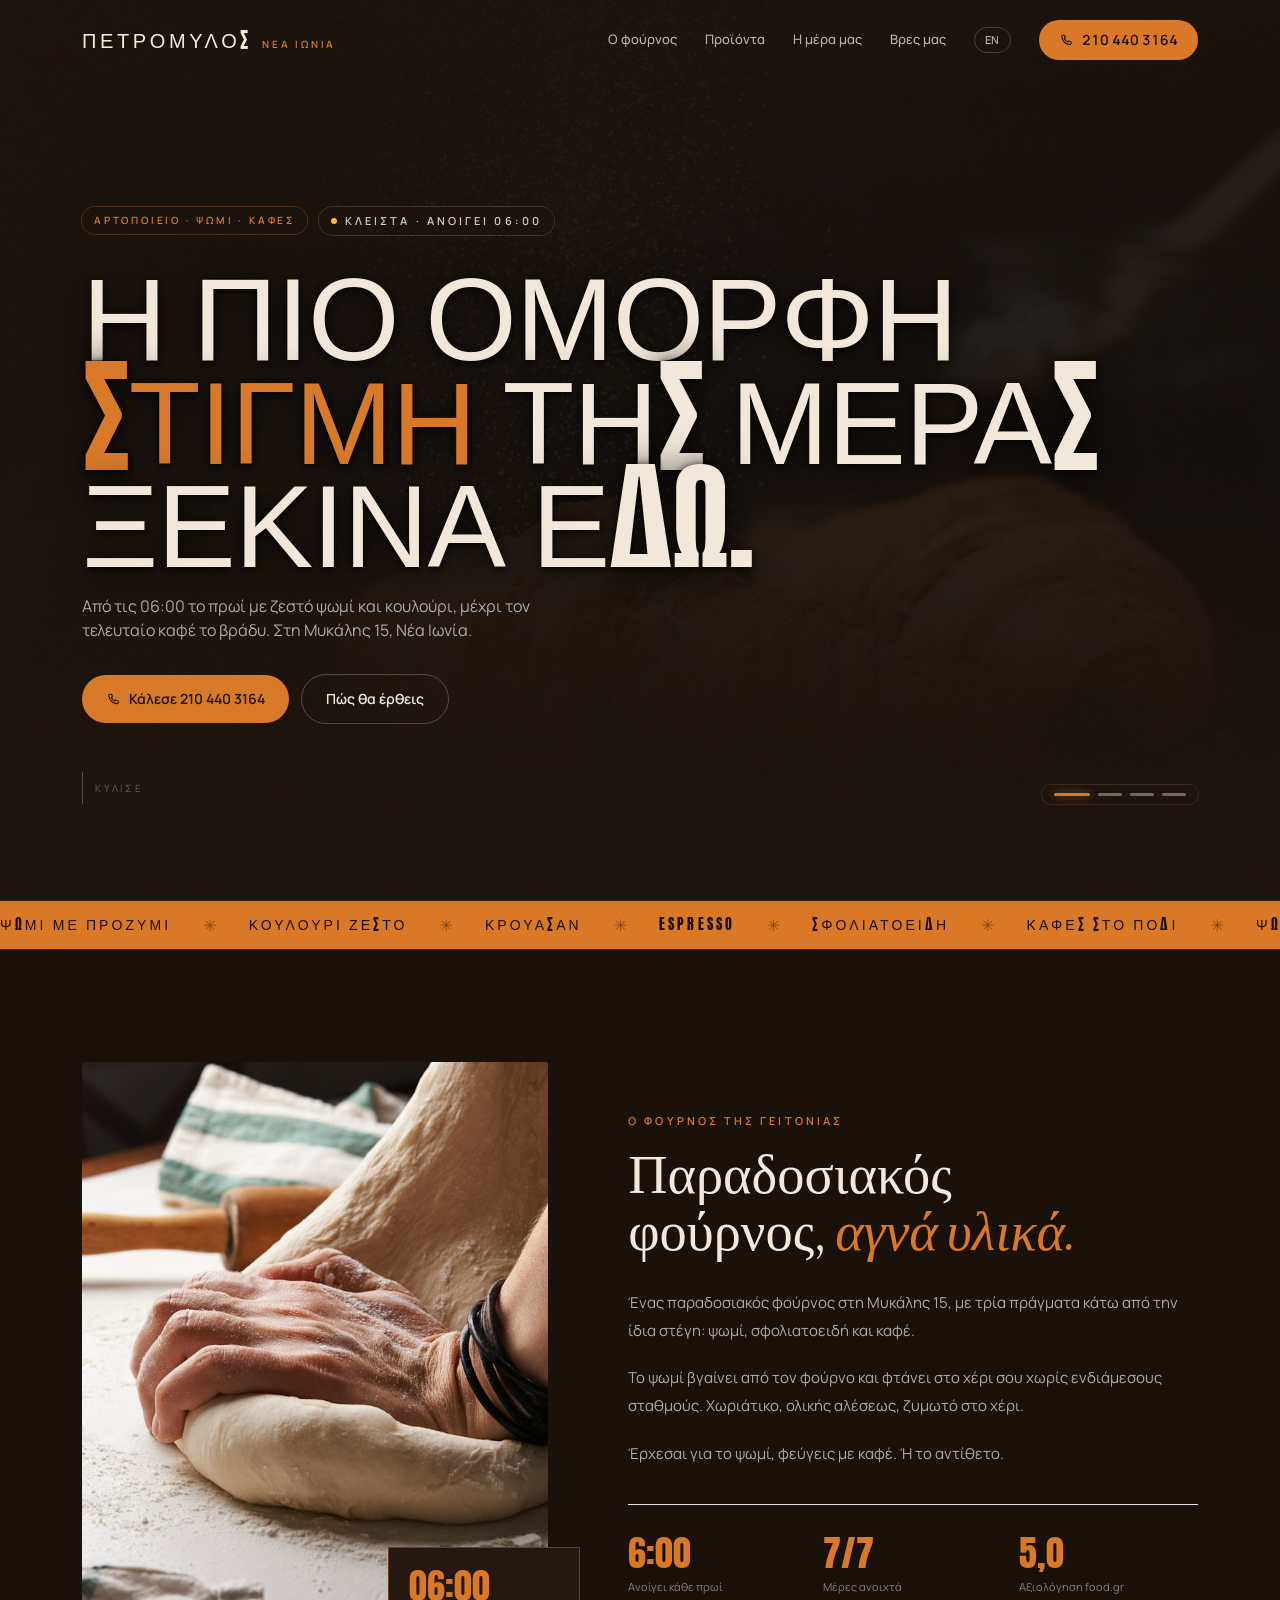
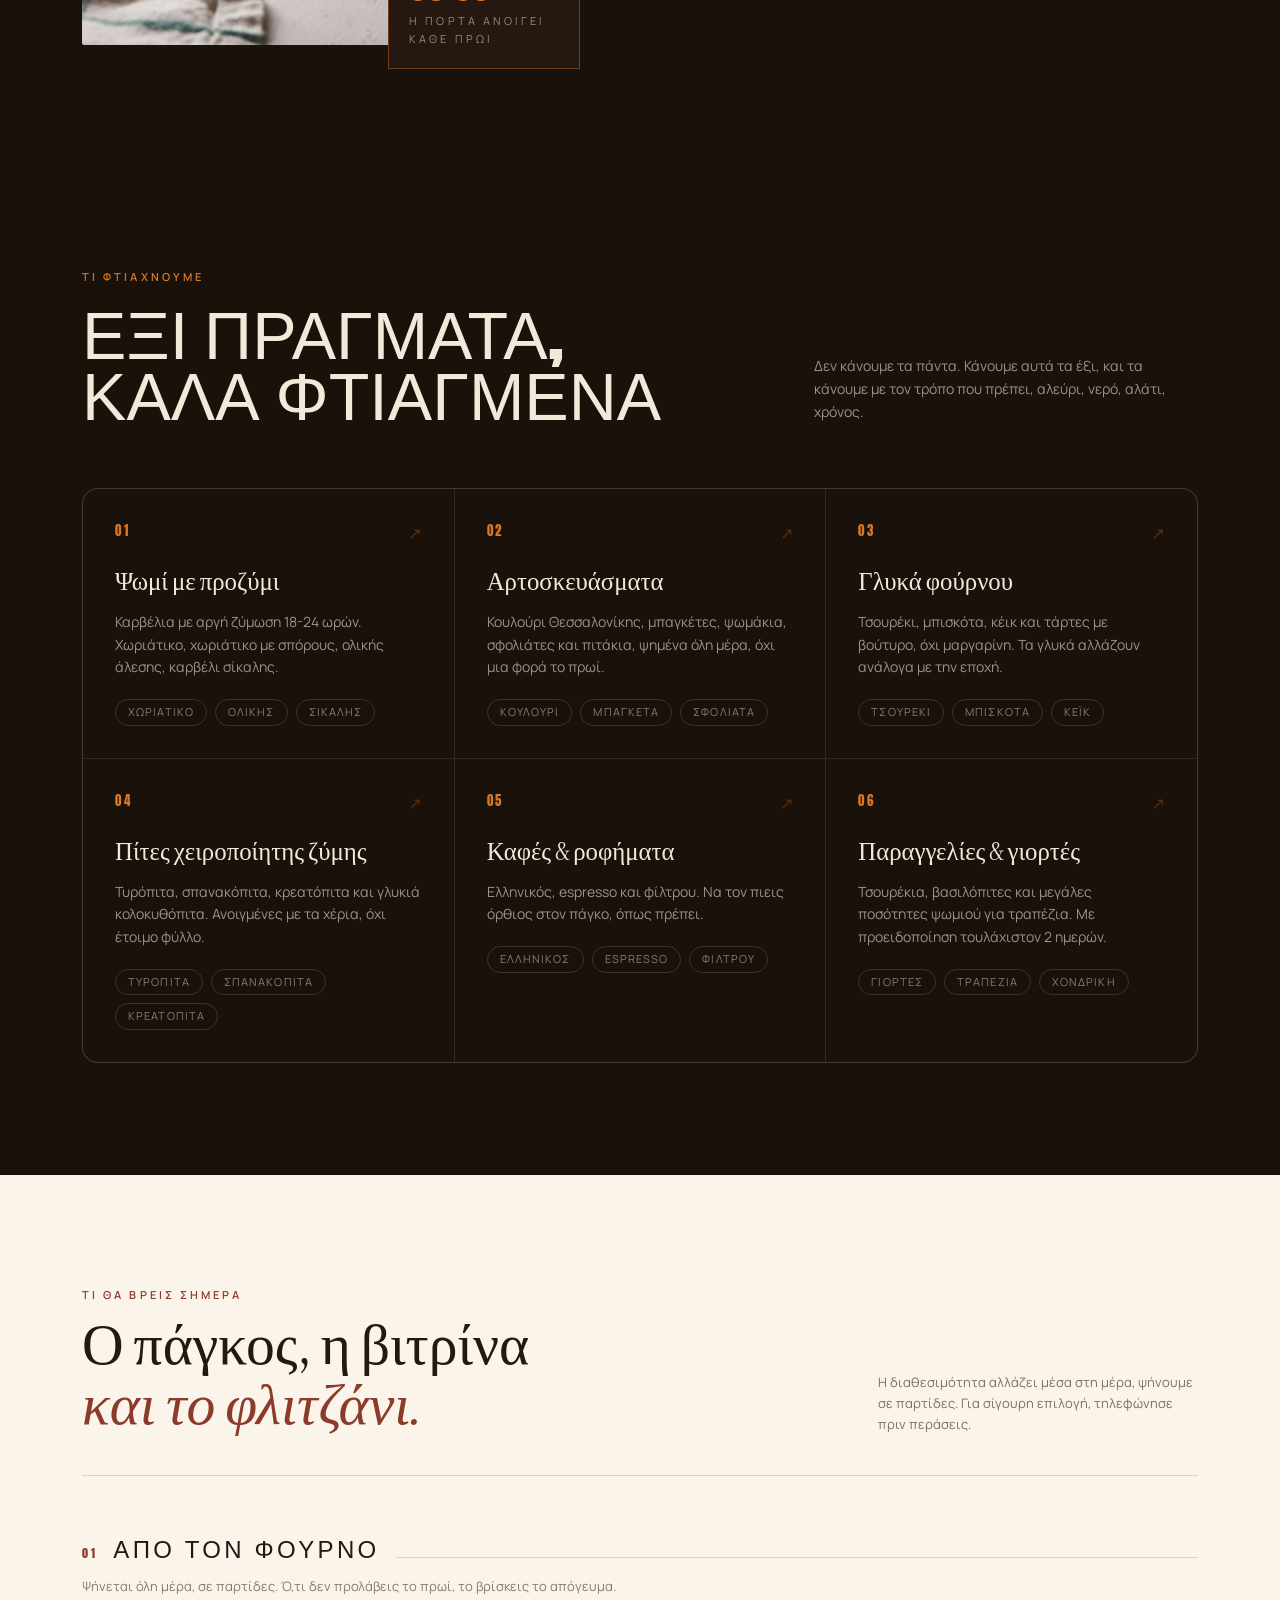
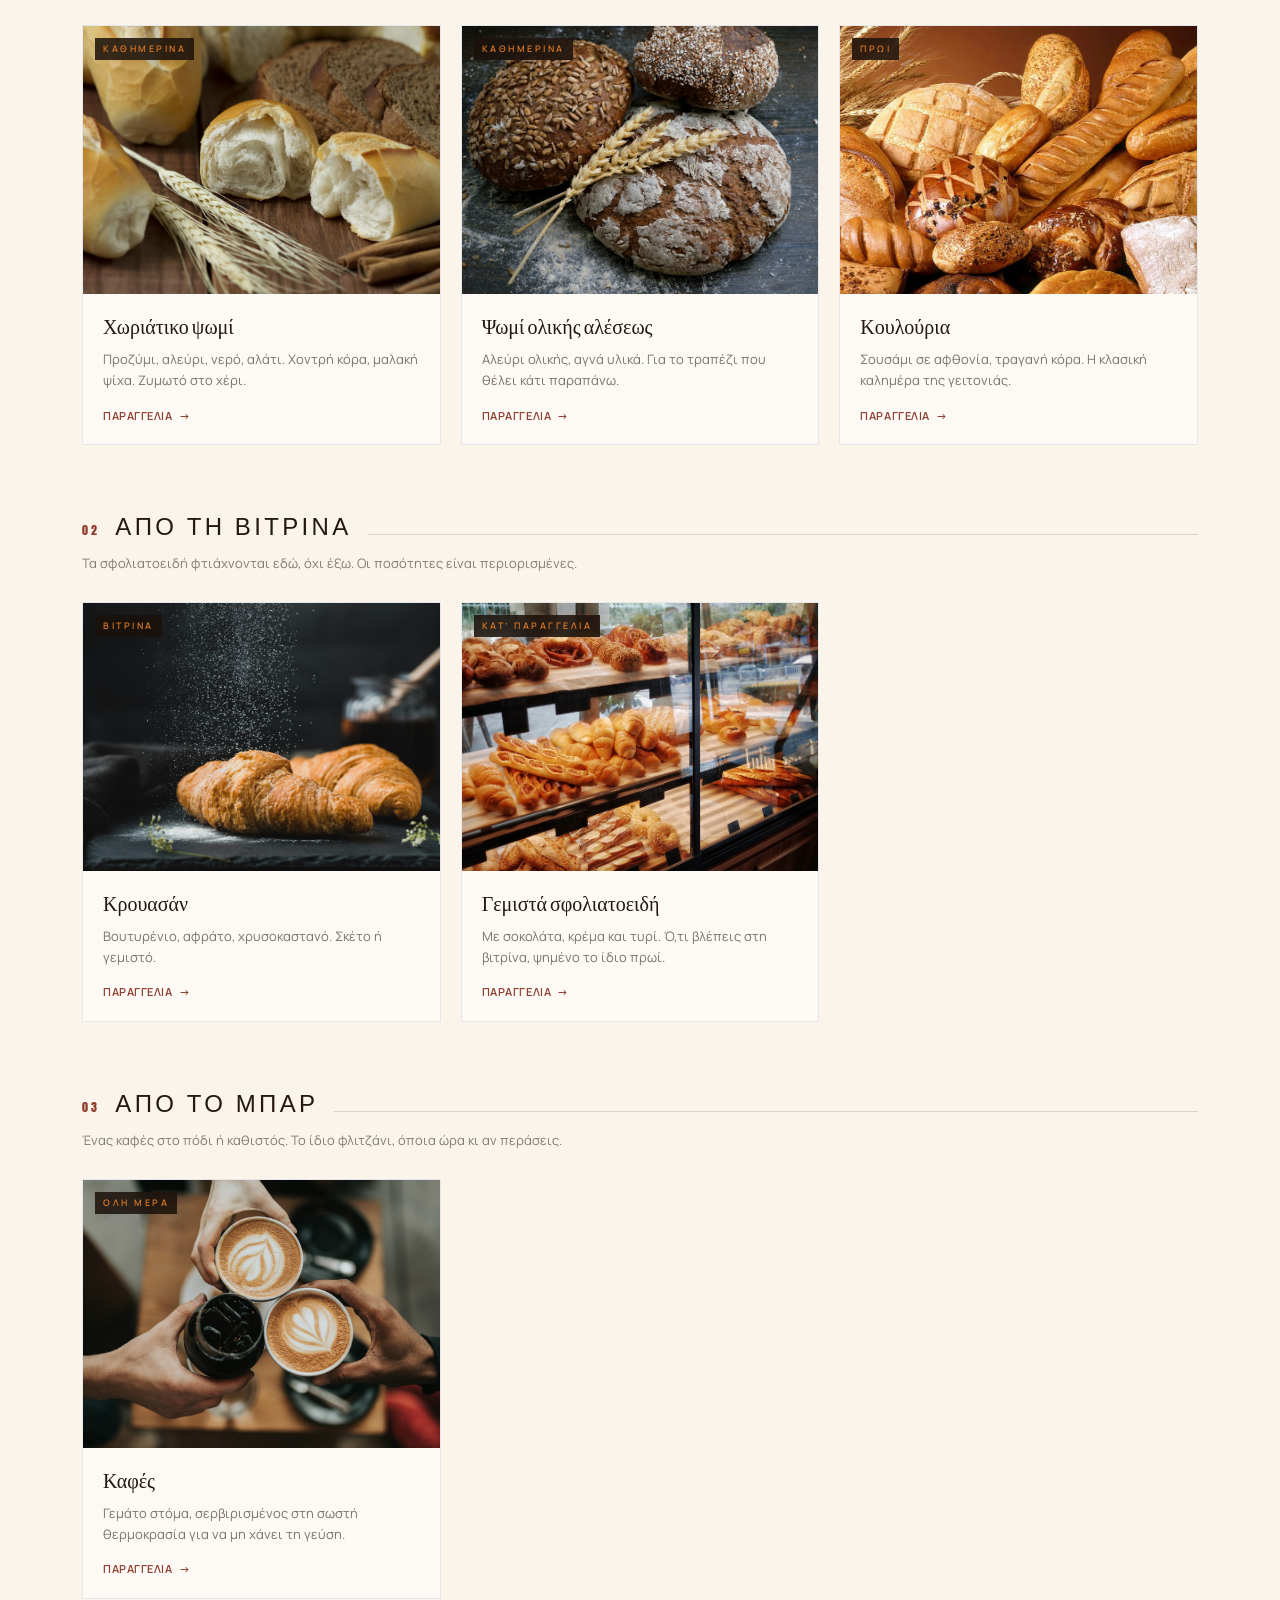
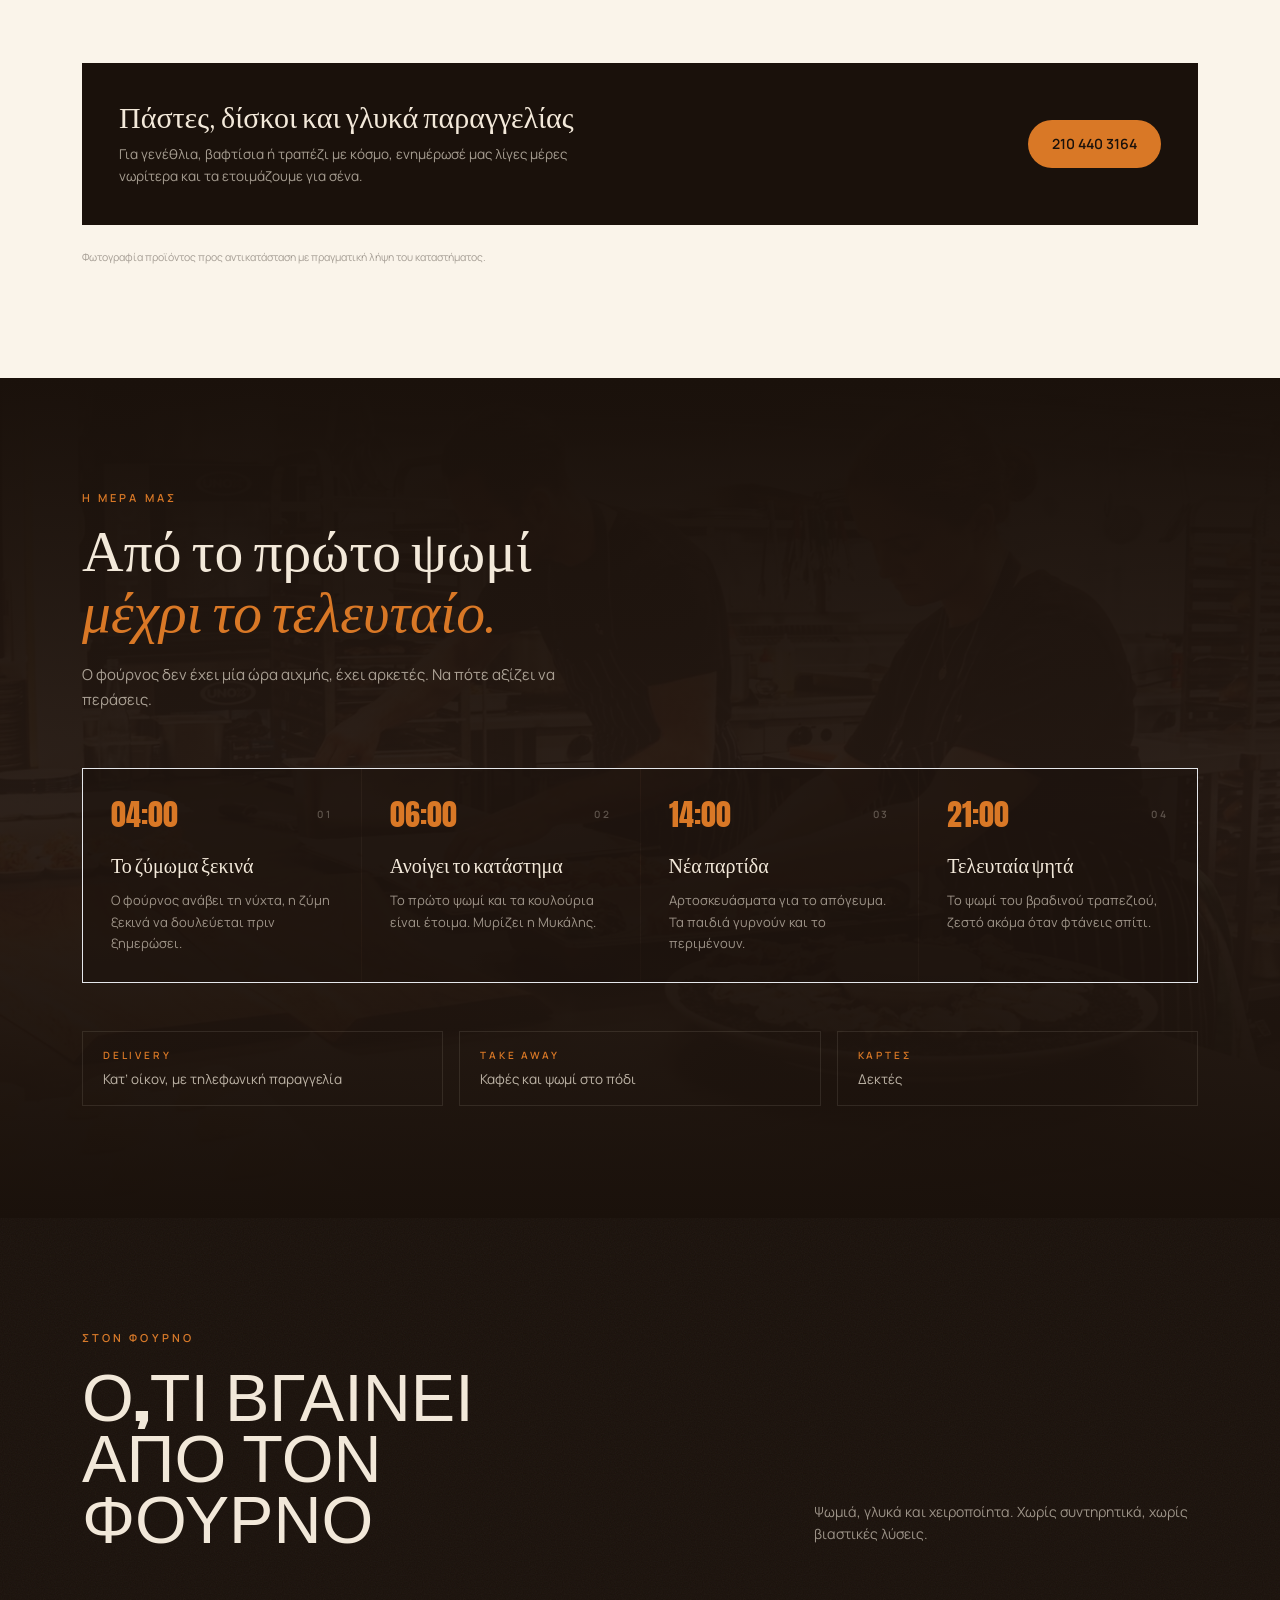
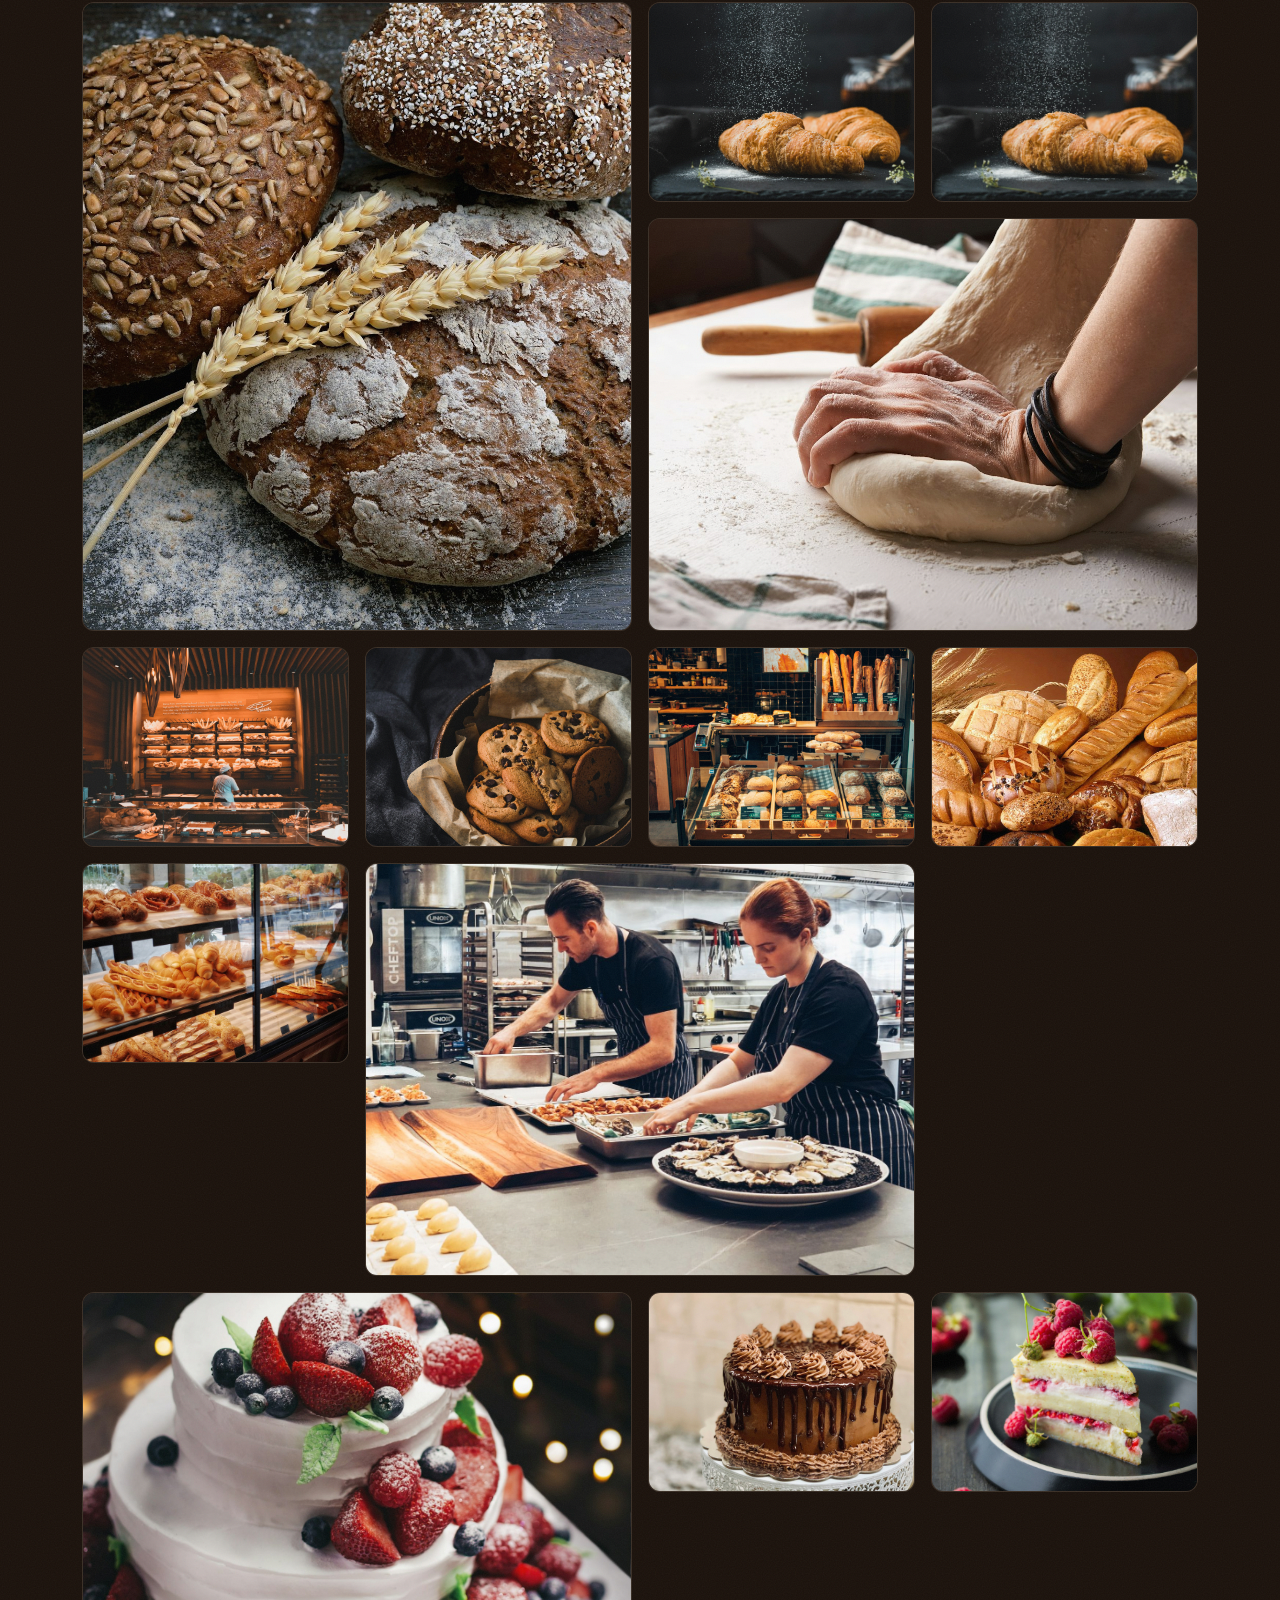
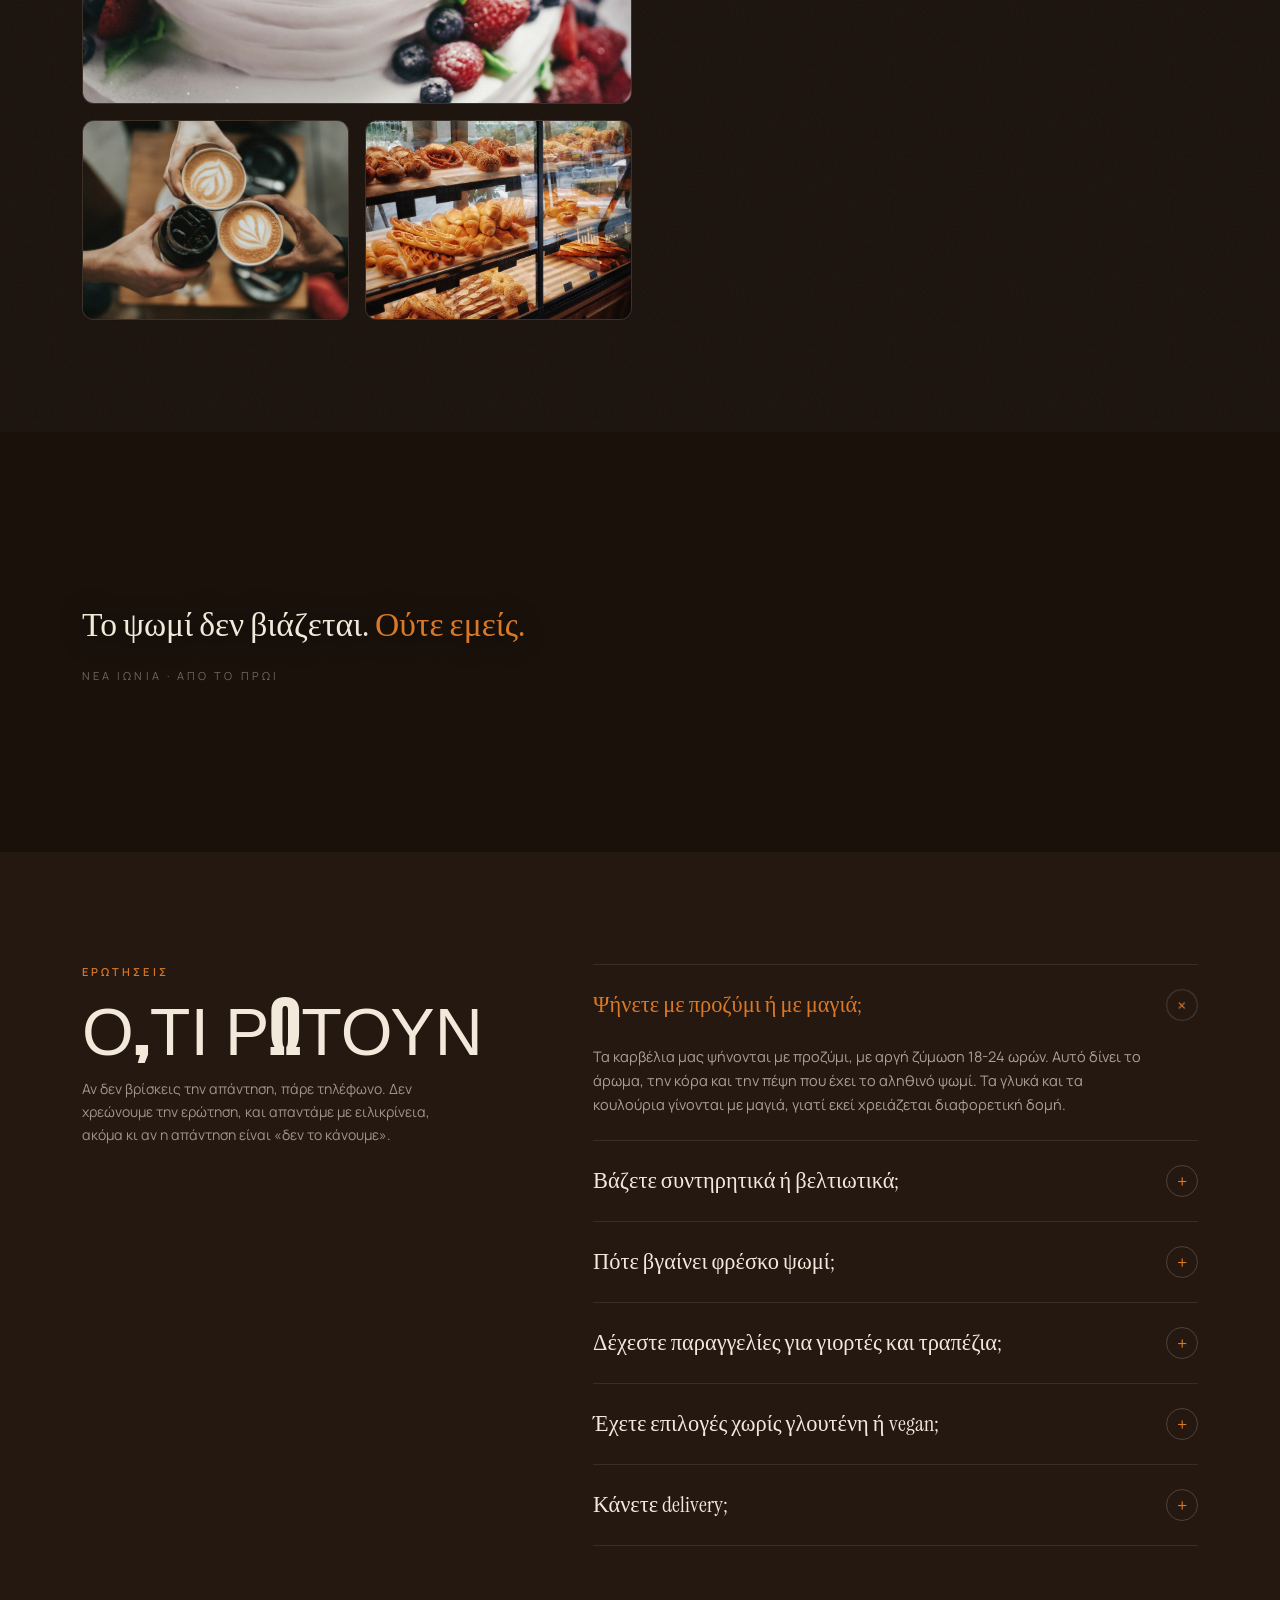
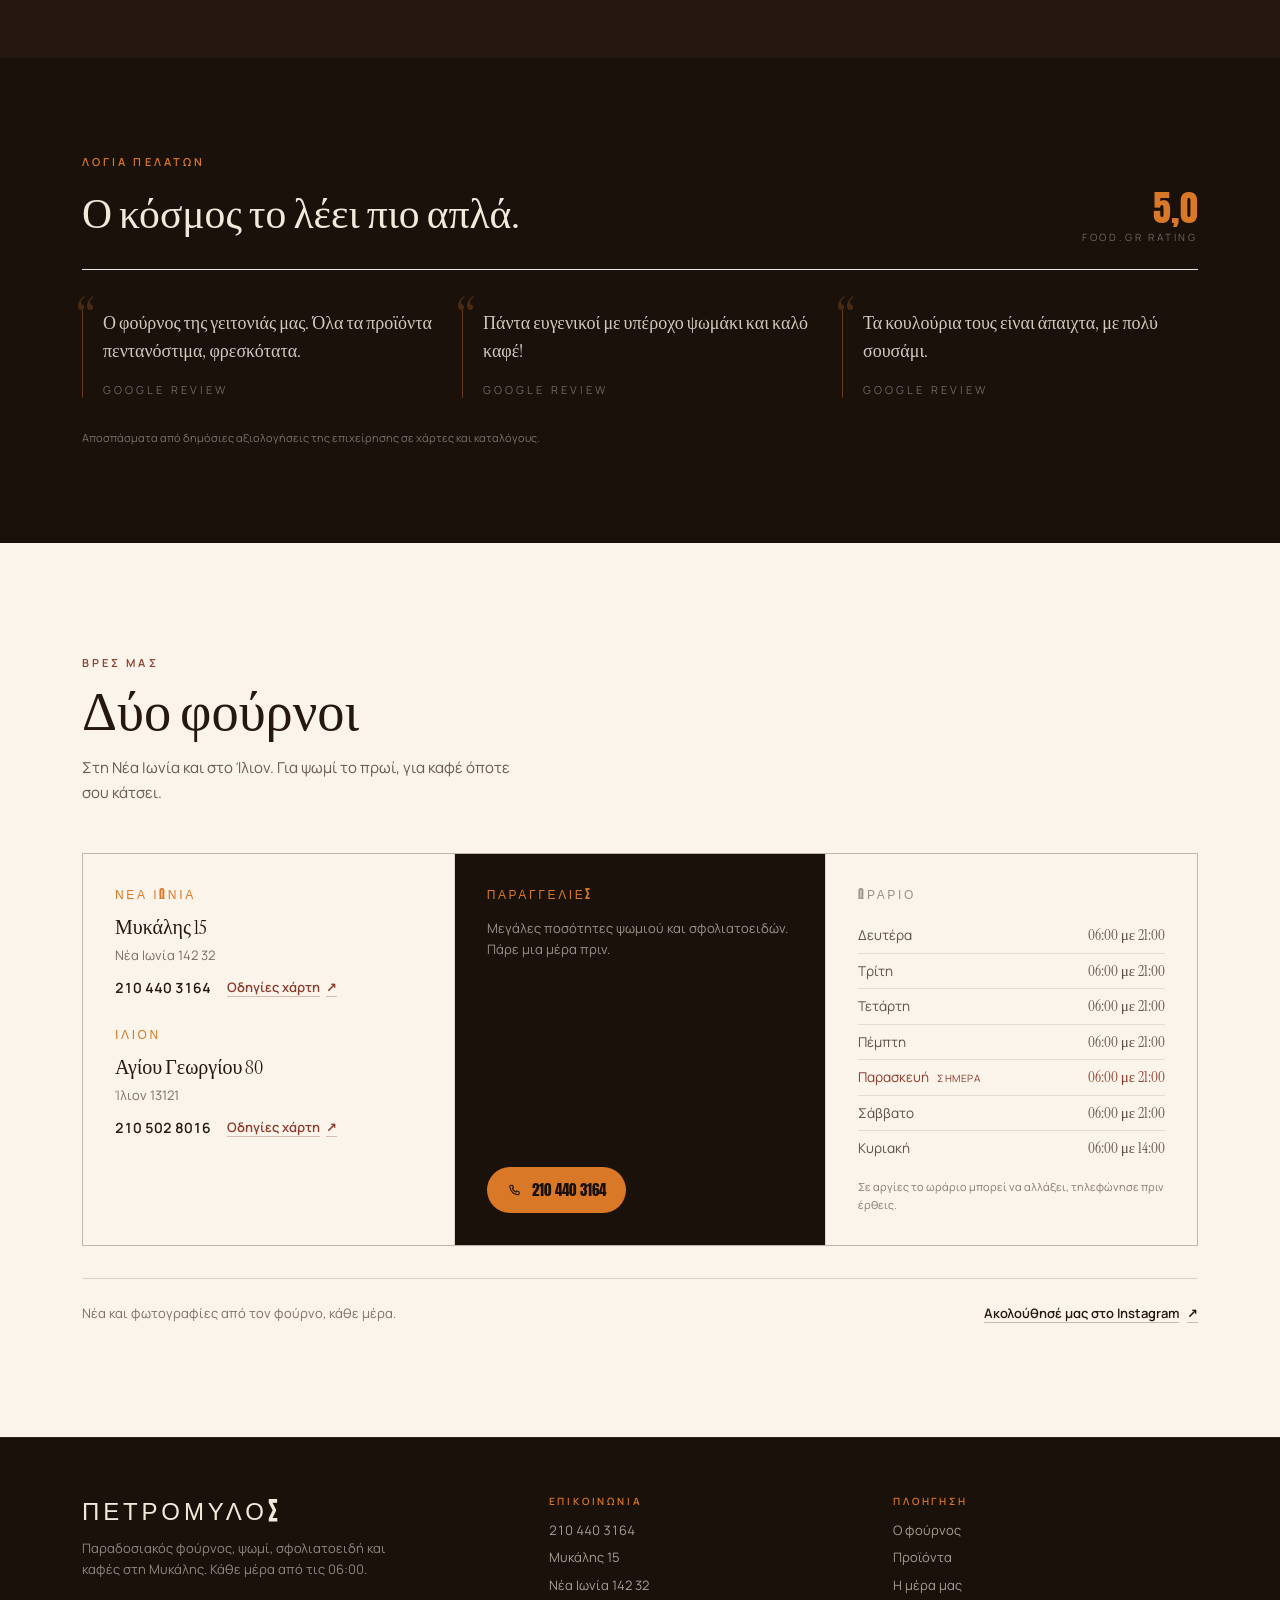
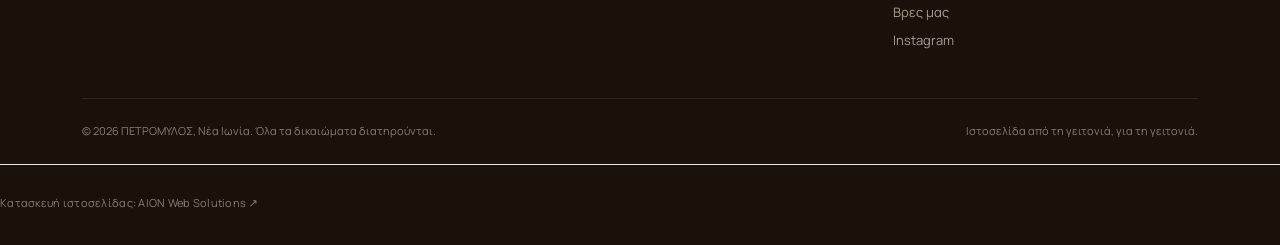
<file: index.html>
<!DOCTYPE html>
<html lang="el">
 <head>
 <meta charset="UTF-8" />
 <meta name="viewport" content="width=device-width, initial-scale=1.0" />
 <title>ΠΕΤΡΟΜΥΛΟΣ, Ψωμί, Κουλούρι &amp; Καφές στη Μυκάλης 15, Νέα Ιωνία</title>
 <meta
 name="description"
 content="Ο φούρνος της γειτονιάς στη Νέα Ιωνία. Φρεσκοψημένο ψωμί και κουλούρι από τις 06:00, σφολιατοειδή και καφές στο ίδιο μαγαζί. Μυκάλης 15, τηλ. 210 440 3164."
 />
 <link rel="canonical" href="https://panosgr1983.github.io/aion-petromilos-demo/" />
 <meta name="theme-color" content="#1A110B" />
 <link rel="icon" type="image/svg+xml" href="./favicon.svg" />
 <meta property="og:locale" content="el_GR" />
 <meta property="og:site_name" content="ΠΕΤΡΟΜΥΛΟΣ" />
 <meta property="og:title" content="ΠΕΤΡΟΜΥΛΟΣ, Νέα Ιωνία" />
 <meta
 property="og:description"
 content="Ψωμί, κουλούρι, σφολιατοειδή και καφές στη Μυκάλης 15. Από τις 6:00 το πρωί."
 />
 <meta property="og:type" content="website" />
 <meta property="og:url" content="https://panosgr1983.github.io/aion-petromilos-demo/" />
 <meta property="og:image" content="https://panosgr1983.github.io/aion-petromilos-demo/images/hero-bread.jpg" />
 <meta property="og:image:alt" content="Φρεσκοψημένο ψωμί στη βιτρίνα του Πετρόμυλου" />
 <meta name="twitter:card" content="summary_large_image" />
 <meta name="twitter:title" content="ΠΕΤΡΟΜΥΛΟΣ, Νέα Ιωνία" />
 <meta
 name="twitter:description"
 content="Ψωμί, κουλούρι, σφολιατοειδή και καφές στη Μυκάλης 15. Από τις 6:00 το πρωί."
 />
 <meta name="twitter:image" content="https://panosgr1983.github.io/aion-petromilos-demo/images/hero-bread.jpg" />
 <link rel="preconnect" href="https://fonts.googleapis.com" />
 <link rel="preconnect" href="https://fonts.gstatic.com" crossorigin />
 <link
 href="https://fonts.googleapis.com/css2?family=Anton&family=Instrument+Serif:ital@0;1&family=Manrope:wght@300;400;500;600;700&display=swap"
 rel="stylesheet"
 />
 <script type="application/ld+json">
 {
 "@context": "https://schema.org",
 "@type": "Bakery",
 "name": "ΠΕΤΡΟΜΥΛΟΣ",
 "address": {
 "@type": "PostalAddress",
 "streetAddress": "Μυκάλης 15",
 "addressLocality": "Νέα Ιωνία",
 "postalCode": "142 32",
 "addressCountry": "GR"
 },
 "telephone": "+302104403164",
 "servesCuisine": "Αρτοποιείο, Σφολιατοειδή, Καφές",
 "priceRange": "€",
 "openingHoursSpecification": [
 {
 "@type": "OpeningHoursSpecification",
 "dayOfWeek": [
 "Monday",
 "Tuesday",
 "Wednesday",
 "Thursday",
 "Friday",
 "Saturday"
 ],
 "opens": "06:00",
 "closes": "21:00"
 },
 {
 "@type": "OpeningHoursSpecification",
 "dayOfWeek": "Sunday",
 "opens": "06:00",
 "closes": "14:00"
 }
 ],
 "sameAs": ["https://www.instagram.com/petromilos.bakery/"]
 }
 </script>
   <script type="module" crossorigin src="./assets/index-DLRpdvob.js"></script>
   <link rel="stylesheet" crossorigin href="./assets/index-DSw8xFP8.css">
 </head>
 <body>
 <div id="root"></div>
 </body>
</html>
</file>
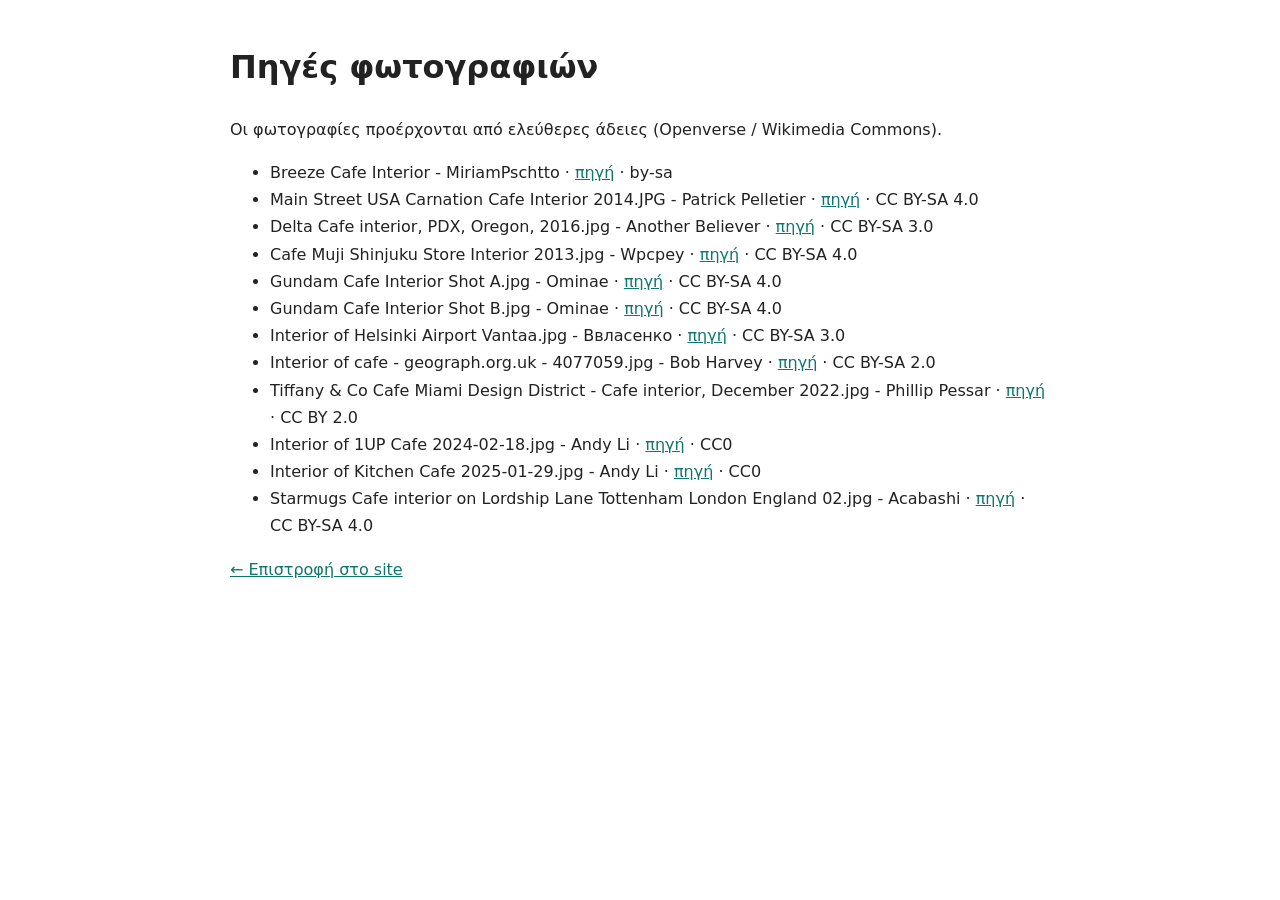
<file: credits.html>
<!doctype html><html lang="el"><head><meta charset="utf-8"><meta name="viewport" content="width=device-width,initial-scale=1"><title>Πηγές φωτογραφιών - ΠΕΤΡΟΜΥΛΟΣ</title><style>body{font-family:system-ui;max-width:820px;margin:40px auto;padding:0 20px;line-height:1.7;color:#222}a{color:#0f766e}</style></head><body><h1>Πηγές φωτογραφιών</h1><p>Οι φωτογραφίες προέρχονται από ελεύθερες άδειες (Openverse / Wikimedia Commons).</p><ul><li>Breeze Cafe Interior - MiriamPschtto · <a href="https://commons.wikimedia.org/w/index.php?curid=16748097" rel="nofollow noopener">πηγή</a> · by-sa</li><li>Main Street USA Carnation Cafe Interior 2014.JPG - Patrick Pelletier · <a href="https://commons.wikimedia.org/wiki/File:Main_Street_USA_Carnation_Cafe_Interior_2014.JPG" rel="nofollow noopener">πηγή</a> · CC BY-SA 4.0</li><li>Delta Cafe interior, PDX, Oregon, 2016.jpg - Another Believer · <a href="https://commons.wikimedia.org/wiki/File:Delta_Cafe_interior,_PDX,_Oregon,_2016.jpg" rel="nofollow noopener">πηγή</a> · CC BY-SA 3.0</li><li>Cafe Muji Shinjuku Store Interior 2013.jpg - Wpcpey · <a href="https://commons.wikimedia.org/wiki/File:Cafe_Muji_Shinjuku_Store_Interior_2013.jpg" rel="nofollow noopener">πηγή</a> · CC BY-SA 4.0</li><li>Gundam Cafe Interior Shot A.jpg - Ominae · <a href="https://commons.wikimedia.org/wiki/File:Gundam_Cafe_Interior_Shot_A.jpg" rel="nofollow noopener">πηγή</a> · CC BY-SA 4.0</li><li>Gundam Cafe Interior Shot B.jpg - Ominae · <a href="https://commons.wikimedia.org/wiki/File:Gundam_Cafe_Interior_Shot_B.jpg" rel="nofollow noopener">πηγή</a> · CC BY-SA 4.0</li><li>Interior of Helsinki Airport Vantaa.jpg - Ввласенко · <a href="https://commons.wikimedia.org/wiki/File:Interior_of_Helsinki_Airport_Vantaa.jpg" rel="nofollow noopener">πηγή</a> · CC BY-SA 3.0</li><li>Interior of cafe - geograph.org.uk - 4077059.jpg - Bob Harvey · <a href="https://commons.wikimedia.org/wiki/File:Interior_of_cafe_-_geograph.org.uk_-_4077059.jpg" rel="nofollow noopener">πηγή</a> · CC BY-SA 2.0</li><li>Tiffany &amp; Co Cafe Miami Design District - Cafe interior, December 2022.jpg - Phillip Pessar · <a href="https://commons.wikimedia.org/wiki/File:Tiffany_%26_Co_Cafe_Miami_Design_District_-_Cafe_interior,_December_2022.jpg" rel="nofollow noopener">πηγή</a> · CC BY 2.0</li><li>Interior of 1UP Cafe 2024-02-18.jpg - Andy Li · <a href="https://commons.wikimedia.org/wiki/File:Interior_of_1UP_Cafe_2024-02-18.jpg" rel="nofollow noopener">πηγή</a> · CC0</li><li>Interior of Kitchen Cafe 2025-01-29.jpg - Andy Li · <a href="https://commons.wikimedia.org/wiki/File:Interior_of_Kitchen_Cafe_2025-01-29.jpg" rel="nofollow noopener">πηγή</a> · CC0</li><li>Starmugs Cafe interior on Lordship Lane Tottenham London England 02.jpg - Acabashi · <a href="https://commons.wikimedia.org/wiki/File:Starmugs_Cafe_interior_on_Lordship_Lane_Tottenham_London_England_02.jpg" rel="nofollow noopener">πηγή</a> · CC BY-SA 4.0</li></ul><p><a href="index.html">← Επιστροφή στο site</a></p></body></html>
</file>
<file: assets/index-DSw8xFP8.css>
*,:before,:after{--tw-border-spacing-x: 0;--tw-border-spacing-y: 0;--tw-translate-x: 0;--tw-translate-y: 0;--tw-rotate: 0;--tw-skew-x: 0;--tw-skew-y: 0;--tw-scale-x: 1;--tw-scale-y: 1;--tw-pan-x: ;--tw-pan-y: ;--tw-pinch-zoom: ;--tw-scroll-snap-strictness: proximity;--tw-gradient-from-position: ;--tw-gradient-via-position: ;--tw-gradient-to-position: ;--tw-ordinal: ;--tw-slashed-zero: ;--tw-numeric-figure: ;--tw-numeric-spacing: ;--tw-numeric-fraction: ;--tw-ring-inset: ;--tw-ring-offset-width: 0px;--tw-ring-offset-color: #fff;--tw-ring-color: rgb(59 130 246 / .5);--tw-ring-offset-shadow: 0 0 #0000;--tw-ring-shadow: 0 0 #0000;--tw-shadow: 0 0 #0000;--tw-shadow-colored: 0 0 #0000;--tw-blur: ;--tw-brightness: ;--tw-contrast: ;--tw-grayscale: ;--tw-hue-rotate: ;--tw-invert: ;--tw-saturate: ;--tw-sepia: ;--tw-drop-shadow: ;--tw-backdrop-blur: ;--tw-backdrop-brightness: ;--tw-backdrop-contrast: ;--tw-backdrop-grayscale: ;--tw-backdrop-hue-rotate: ;--tw-backdrop-invert: ;--tw-backdrop-opacity: ;--tw-backdrop-saturate: ;--tw-backdrop-sepia: ;--tw-contain-size: ;--tw-contain-layout: ;--tw-contain-paint: ;--tw-contain-style: }::backdrop{--tw-border-spacing-x: 0;--tw-border-spacing-y: 0;--tw-translate-x: 0;--tw-translate-y: 0;--tw-rotate: 0;--tw-skew-x: 0;--tw-skew-y: 0;--tw-scale-x: 1;--tw-scale-y: 1;--tw-pan-x: ;--tw-pan-y: ;--tw-pinch-zoom: ;--tw-scroll-snap-strictness: proximity;--tw-gradient-from-position: ;--tw-gradient-via-position: ;--tw-gradient-to-position: ;--tw-ordinal: ;--tw-slashed-zero: ;--tw-numeric-figure: ;--tw-numeric-spacing: ;--tw-numeric-fraction: ;--tw-ring-inset: ;--tw-ring-offset-width: 0px;--tw-ring-offset-color: #fff;--tw-ring-color: rgb(59 130 246 / .5);--tw-ring-offset-shadow: 0 0 #0000;--tw-ring-shadow: 0 0 #0000;--tw-shadow: 0 0 #0000;--tw-shadow-colored: 0 0 #0000;--tw-blur: ;--tw-brightness: ;--tw-contrast: ;--tw-grayscale: ;--tw-hue-rotate: ;--tw-invert: ;--tw-saturate: ;--tw-sepia: ;--tw-drop-shadow: ;--tw-backdrop-blur: ;--tw-backdrop-brightness: ;--tw-backdrop-contrast: ;--tw-backdrop-grayscale: ;--tw-backdrop-hue-rotate: ;--tw-backdrop-invert: ;--tw-backdrop-opacity: ;--tw-backdrop-saturate: ;--tw-backdrop-sepia: ;--tw-contain-size: ;--tw-contain-layout: ;--tw-contain-paint: ;--tw-contain-style: }*,:before,:after{box-sizing:border-box;border-width:0;border-style:solid;border-color:#e5e7eb}:before,:after{--tw-content: ""}html,:host{line-height:1.5;-webkit-text-size-adjust:100%;-moz-tab-size:4;-o-tab-size:4;tab-size:4;font-family:ui-sans-serif,system-ui,sans-serif,"Apple Color Emoji","Segoe UI Emoji",Segoe UI Symbol,"Noto Color Emoji";font-feature-settings:normal;font-variation-settings:normal;-webkit-tap-highlight-color:transparent}body{margin:0;line-height:inherit}hr{height:0;color:inherit;border-top-width:1px}abbr:where([title]){-webkit-text-decoration:underline dotted;text-decoration:underline dotted}h1,h2,h3,h4,h5,h6{font-size:inherit;font-weight:inherit}a{color:inherit;text-decoration:inherit}b,strong{font-weight:bolder}code,kbd,samp,pre{font-family:ui-monospace,SFMono-Regular,Menlo,Monaco,Consolas,Liberation Mono,Courier New,monospace;font-feature-settings:normal;font-variation-settings:normal;font-size:1em}small{font-size:80%}sub,sup{font-size:75%;line-height:0;position:relative;vertical-align:baseline}sub{bottom:-.25em}sup{top:-.5em}table{text-indent:0;border-color:inherit;border-collapse:collapse}button,input,optgroup,select,textarea{font-family:inherit;font-feature-settings:inherit;font-variation-settings:inherit;font-size:100%;font-weight:inherit;line-height:inherit;letter-spacing:inherit;color:inherit;margin:0;padding:0}button,select{text-transform:none}button,input:where([type=button]),input:where([type=reset]),input:where([type=submit]){-webkit-appearance:button;background-color:transparent;background-image:none}:-moz-focusring{outline:auto}:-moz-ui-invalid{box-shadow:none}progress{vertical-align:baseline}::-webkit-inner-spin-button,::-webkit-outer-spin-button{height:auto}[type=search]{-webkit-appearance:textfield;outline-offset:-2px}::-webkit-search-decoration{-webkit-appearance:none}::-webkit-file-upload-button{-webkit-appearance:button;font:inherit}summary{display:list-item}blockquote,dl,dd,h1,h2,h3,h4,h5,h6,hr,figure,p,pre{margin:0}fieldset{margin:0;padding:0}legend{padding:0}ol,ul,menu{list-style:none;margin:0;padding:0}dialog{padding:0}textarea{resize:vertical}input::-moz-placeholder,textarea::-moz-placeholder{opacity:1;color:#9ca3af}input::placeholder,textarea::placeholder{opacity:1;color:#9ca3af}button,[role=button]{cursor:pointer}:disabled{cursor:default}img,svg,video,canvas,audio,iframe,embed,object{display:block;vertical-align:middle}img,video{max-width:100%;height:auto}[hidden]:where(:not([hidden=until-found])){display:none}html{scroll-behavior:smooth;-webkit-text-size-adjust:100%}body{--tw-bg-opacity: 1;background-color:rgb(26 17 11 / var(--tw-bg-opacity, 1));font-family:Manrope,system-ui,sans-serif;--tw-text-opacity: 1;color:rgb(243 233 218 / var(--tw-text-opacity, 1));-webkit-font-smoothing:antialiased;-moz-osx-font-smoothing:grayscale;text-rendering:optimizeLegibility}::-moz-selection{--tw-bg-opacity: 1;background-color:rgb(217 120 38 / var(--tw-bg-opacity, 1));--tw-text-opacity: 1;color:rgb(26 17 11 / var(--tw-text-opacity, 1))}::selection{--tw-bg-opacity: 1;background-color:rgb(217 120 38 / var(--tw-bg-opacity, 1));--tw-text-opacity: 1;color:rgb(26 17 11 / var(--tw-text-opacity, 1))}h1,h2,h3{text-wrap:balance}.wrap{margin-left:auto;margin-right:auto;width:100%;max-width:1180px;padding-left:1.25rem;padding-right:1.25rem}@media (min-width: 640px){.wrap{padding-left:2rem;padding-right:2rem}}.eyebrow{font-family:Manrope,system-ui,sans-serif;font-size:11px;font-weight:600;text-transform:uppercase;letter-spacing:.28em;--tw-text-opacity: 1;color:rgb(217 120 38 / var(--tw-text-opacity, 1))}.btn{display:inline-flex;align-items:center;justify-content:center;gap:.5rem;border-radius:9999px;padding:.875rem 1.5rem;font-size:.875rem;line-height:1.25rem;font-weight:600;transition-property:color,background-color,border-color,text-decoration-color,fill,stroke,opacity,box-shadow,transform,filter,backdrop-filter;transition-timing-function:cubic-bezier(.4,0,.2,1);transition-duration:.3s}.btn:focus{outline:2px solid transparent;outline-offset:2px}.btn:focus-visible{--tw-ring-offset-shadow: var(--tw-ring-inset) 0 0 0 var(--tw-ring-offset-width) var(--tw-ring-offset-color);--tw-ring-shadow: var(--tw-ring-inset) 0 0 0 calc(2px + var(--tw-ring-offset-width)) var(--tw-ring-color);box-shadow:var(--tw-ring-offset-shadow),var(--tw-ring-shadow),var(--tw-shadow, 0 0 #0000);--tw-ring-opacity: 1;--tw-ring-color: rgb(217 120 38 / var(--tw-ring-opacity, 1));--tw-ring-offset-width: 2px;--tw-ring-offset-color: #1A110B}.btn-primary{display:inline-flex;align-items:center;justify-content:center;gap:.5rem;border-radius:9999px;padding:.875rem 1.5rem;font-size:.875rem;line-height:1.25rem;font-weight:600;transition-property:color,background-color,border-color,text-decoration-color,fill,stroke,opacity,box-shadow,transform,filter,backdrop-filter;transition-timing-function:cubic-bezier(.4,0,.2,1);transition-duration:.3s}.btn-primary:focus{outline:2px solid transparent;outline-offset:2px}.btn-primary:focus-visible{--tw-ring-offset-shadow: var(--tw-ring-inset) 0 0 0 var(--tw-ring-offset-width) var(--tw-ring-offset-color);--tw-ring-shadow: var(--tw-ring-inset) 0 0 0 calc(2px + var(--tw-ring-offset-width)) var(--tw-ring-color);box-shadow:var(--tw-ring-offset-shadow),var(--tw-ring-shadow),var(--tw-shadow, 0 0 #0000);--tw-ring-opacity: 1;--tw-ring-color: rgb(217 120 38 / var(--tw-ring-opacity, 1));--tw-ring-offset-width: 2px;--tw-ring-offset-color: #1A110B}.btn-primary{--tw-bg-opacity: 1;background-color:rgb(217 120 38 / var(--tw-bg-opacity, 1));--tw-text-opacity: 1;color:rgb(26 17 11 / var(--tw-text-opacity, 1))}.btn-primary:hover{--tw-bg-opacity: 1;background-color:rgb(232 155 78 / var(--tw-bg-opacity, 1))}.grain:after{content:"";position:absolute;top:0;right:0;bottom:0;left:0;pointer-events:none;opacity:.05;background-image:url("data:image/svg+xml,%3Csvg xmlns='http://www.w3.org/2000/svg' width='140' height='140'%3E%3Cfilter id='n'%3E%3CfeTurbulence type='fractalNoise' baseFrequency='0.85' numOctaves='3'/%3E%3C/filter%3E%3Crect width='140' height='140' filter='url(%23n)'/%3E%3C/svg%3E")}.sr-only{position:absolute;width:1px;height:1px;padding:0;margin:-1px;overflow:hidden;clip:rect(0,0,0,0);white-space:nowrap;border-width:0}.pointer-events-none{pointer-events:none}.fixed{position:fixed}.absolute{position:absolute}.relative{position:relative}.inset-0{top:0;right:0;bottom:0;left:0}.inset-x-0{left:0;right:0}.-bottom-6{bottom:-1.5rem}.-bottom-\[180px\]{bottom:-180px}.-left-1{left:-.25rem}.-right-2{right:-.5rem}.-top-4{top:-1rem}.-top-\[180px\]{top:-180px}.bottom-0{bottom:0}.bottom-3{bottom:.75rem}.left-0{left:0}.left-3{left:.75rem}.left-4{left:1rem}.right-3{right:.75rem}.right-4{right:1rem}.right-5{right:1.25rem}.top-0{top:0}.top-1\.5{top:.375rem}.top-3{top:.75rem}.top-4{top:1rem}.top-5{top:1.25rem}.isolate{isolation:isolate}.-z-10{z-index:-10}.z-10{z-index:10}.z-40{z-index:40}.z-50{z-index:50}.z-\[200\]{z-index:200}.row-span-2{grid-row:span 2 / span 2}.mb-1\.5{margin-bottom:.375rem}.mb-10{margin-bottom:2.5rem}.mb-11{margin-bottom:2.75rem}.mb-5{margin-bottom:1.25rem}.ml-2{margin-left:.5rem}.mt-1{margin-top:.25rem}.mt-1\.5{margin-top:.375rem}.mt-10{margin-top:2.5rem}.mt-12{margin-top:3rem}.mt-14{margin-top:3.5rem}.mt-16{margin-top:4rem}.mt-2{margin-top:.5rem}.mt-2\.5{margin-top:.625rem}.mt-3{margin-top:.75rem}.mt-4{margin-top:1rem}.mt-5{margin-top:1.25rem}.mt-6{margin-top:1.5rem}.mt-7{margin-top:1.75rem}.mt-8{margin-top:2rem}.mt-9{margin-top:2.25rem}.block{display:block}.flex{display:flex}.inline-flex{display:inline-flex}.table{display:table}.grid{display:grid}.hidden{display:none}.aspect-\[4\/3\]{aspect-ratio:4/3}.aspect-\[4\/5\]{aspect-ratio:4/5}.h-1\.5{height:.375rem}.h-11{height:2.75rem}.h-12{height:3rem}.h-2\/5{height:40%}.h-24{height:6rem}.h-3{height:.75rem}.h-8{height:2rem}.h-9{height:2.25rem}.h-\[2px\]{height:2px}.h-\[3px\]{height:3px}.h-full{height:100%}.h-px{height:1px}.max-h-0{max-height:0px}.max-h-\[28rem\]{max-height:28rem}.max-h-\[80vh\]{max-height:80vh}.max-h-\[86vh\]{max-height:86vh}.min-h-\[100svh\]{min-height:100svh}.min-h-\[420px\]{min-height:420px}.w-0{width:0px}.w-1\.5{width:.375rem}.w-11{width:2.75rem}.w-12{width:3rem}.w-48{width:12rem}.w-5{width:1.25rem}.w-6{width:1.5rem}.w-8{width:2rem}.w-9{width:2.25rem}.w-fit{width:-moz-fit-content;width:fit-content}.w-full{width:100%}.w-max{width:-moz-max-content;width:max-content}.w-px{width:1px}.min-w-0{min-width:0px}.max-w-2xl{max-width:42rem}.max-w-\[16ch\]{max-width:16ch}.max-w-\[18ch\]{max-width:18ch}.max-w-\[30ch\]{max-width:30ch}.max-w-\[92vw\]{max-width:92vw}.max-w-full{max-width:100%}.max-w-lg{max-width:32rem}.max-w-md{max-width:28rem}.max-w-sm{max-width:24rem}.max-w-xl{max-width:36rem}.max-w-xs{max-width:20rem}.flex-1{flex:1 1 0%}.shrink-0{flex-shrink:0}.translate-y-2{--tw-translate-y: .5rem;transform:translate(var(--tw-translate-x),var(--tw-translate-y)) rotate(var(--tw-rotate)) skew(var(--tw-skew-x)) skewY(var(--tw-skew-y)) scaleX(var(--tw-scale-x)) scaleY(var(--tw-scale-y))}.-rotate-45{--tw-rotate: -45deg;transform:translate(var(--tw-translate-x),var(--tw-translate-y)) rotate(var(--tw-rotate)) skew(var(--tw-skew-x)) skewY(var(--tw-skew-y)) scaleX(var(--tw-scale-x)) scaleY(var(--tw-scale-y))}.rotate-45{--tw-rotate: 45deg;transform:translate(var(--tw-translate-x),var(--tw-translate-y)) rotate(var(--tw-rotate)) skew(var(--tw-skew-x)) skewY(var(--tw-skew-y)) scaleX(var(--tw-scale-x)) scaleY(var(--tw-scale-y))}.scale-100{--tw-scale-x: 1;--tw-scale-y: 1;transform:translate(var(--tw-translate-x),var(--tw-translate-y)) rotate(var(--tw-rotate)) skew(var(--tw-skew-x)) skewY(var(--tw-skew-y)) scaleX(var(--tw-scale-x)) scaleY(var(--tw-scale-y))}.scale-\[1\.07\]{--tw-scale-x: 1.07;--tw-scale-y: 1.07;transform:translate(var(--tw-translate-x),var(--tw-translate-y)) rotate(var(--tw-rotate)) skew(var(--tw-skew-x)) skewY(var(--tw-skew-y)) scaleX(var(--tw-scale-x)) scaleY(var(--tw-scale-y))}.transform{transform:translate(var(--tw-translate-x),var(--tw-translate-y)) rotate(var(--tw-rotate)) skew(var(--tw-skew-x)) skewY(var(--tw-skew-y)) scaleX(var(--tw-scale-x)) scaleY(var(--tw-scale-y))}@keyframes marquee{0%{transform:translate(0)}to{transform:translate(-50%)}}.animate-marquee{animation:marquee 34s linear infinite}@keyframes rise{0%{opacity:0;transform:translateY(26px)}to{opacity:1;transform:translateY(0)}}.animate-rise{animation:rise .9s cubic-bezier(.22,1,.36,1) both}.grid-cols-2{grid-template-columns:repeat(2,minmax(0,1fr))}.grid-cols-3{grid-template-columns:repeat(3,minmax(0,1fr))}.flex-col{flex-direction:column}.flex-wrap{flex-wrap:wrap}.place-items-center{place-items:center}.items-start{align-items:flex-start}.items-end{align-items:flex-end}.items-center{align-items:center}.items-baseline{align-items:baseline}.justify-end{justify-content:flex-end}.justify-center{justify-content:center}.justify-between{justify-content:space-between}.gap-1{gap:.25rem}.gap-1\.5{gap:.375rem}.gap-10{gap:2.5rem}.gap-12{gap:3rem}.gap-2{gap:.5rem}.gap-2\.5{gap:.625rem}.gap-3{gap:.75rem}.gap-4{gap:1rem}.gap-5{gap:1.25rem}.gap-6{gap:1.5rem}.gap-7{gap:1.75rem}.gap-8{gap:2rem}.gap-px{gap:1px}.gap-x-4{-moz-column-gap:1rem;column-gap:1rem}.gap-y-1\.5{row-gap:.375rem}.space-y-16>:not([hidden])~:not([hidden]){--tw-space-y-reverse: 0;margin-top:calc(4rem * calc(1 - var(--tw-space-y-reverse)));margin-bottom:calc(4rem * var(--tw-space-y-reverse))}.space-y-2>:not([hidden])~:not([hidden]){--tw-space-y-reverse: 0;margin-top:calc(.5rem * calc(1 - var(--tw-space-y-reverse)));margin-bottom:calc(.5rem * var(--tw-space-y-reverse))}.space-y-5>:not([hidden])~:not([hidden]){--tw-space-y-reverse: 0;margin-top:calc(1.25rem * calc(1 - var(--tw-space-y-reverse)));margin-bottom:calc(1.25rem * var(--tw-space-y-reverse))}.divide-y>:not([hidden])~:not([hidden]){--tw-divide-y-reverse: 0;border-top-width:calc(1px * calc(1 - var(--tw-divide-y-reverse)));border-bottom-width:calc(1px * var(--tw-divide-y-reverse))}.divide-crust-900\/10>:not([hidden])~:not([hidden]){border-color:#2418111a}.divide-flour\/10>:not([hidden])~:not([hidden]){border-color:#f3e9da1a}.overflow-hidden{overflow:hidden}.truncate{overflow:hidden;text-overflow:ellipsis;white-space:nowrap}.whitespace-nowrap{white-space:nowrap}.break-words{overflow-wrap:break-word}.rounded-2xl{border-radius:1rem}.rounded-\[2px\]{border-radius:2px}.rounded-full{border-radius:9999px}.rounded-xl{border-radius:.75rem}.border{border-width:1px}.border-y{border-top-width:1px;border-bottom-width:1px}.border-b{border-bottom-width:1px}.border-l{border-left-width:1px}.border-t{border-top-width:1px}.border-crust-800{--tw-border-opacity: 1;border-color:rgb(51 36 26 / var(--tw-border-opacity, 1))}.border-crust-900\/15{border-color:#24181126}.border-ember\/40{border-color:#d9782666}.border-ember\/50{border-color:#d9782680}.border-flour\/10{border-color:#f3e9da1a}.border-flour\/15{border-color:#f3e9da26}.border-flour\/20{border-color:#f3e9da33}.border-flour\/25{border-color:#f3e9da40}.border-flour\/5{border-color:#f3e9da0d}.bg-\[\#EFE6D6\]{--tw-bg-opacity: 1;background-color:rgb(239 230 214 / var(--tw-bg-opacity, 1))}.bg-amber-400{--tw-bg-opacity: 1;background-color:rgb(251 191 36 / var(--tw-bg-opacity, 1))}.bg-black\/75{background-color:#000000bf}.bg-crust-900{--tw-bg-opacity: 1;background-color:rgb(36 24 17 / var(--tw-bg-opacity, 1))}.bg-crust-900\/15{background-color:#24181126}.bg-crust-950{--tw-bg-opacity: 1;background-color:rgb(26 17 11 / var(--tw-bg-opacity, 1))}.bg-crust-950\/50{background-color:#1a110b80}.bg-crust-950\/55{background-color:#1a110b8c}.bg-crust-950\/70{background-color:#1a110bb3}.bg-crust-950\/85{background-color:#1a110bd9}.bg-crust-950\/90{background-color:#1a110be6}.bg-crust-950\/95{background-color:#1a110bf2}.bg-current{background-color:currentColor}.bg-ember{--tw-bg-opacity: 1;background-color:rgb(217 120 38 / var(--tw-bg-opacity, 1))}.bg-emerald-400{--tw-bg-opacity: 1;background-color:rgb(52 211 153 / var(--tw-bg-opacity, 1))}.bg-flour\/10{background-color:#f3e9da1a}.bg-flour\/25{background-color:#f3e9da40}.bg-flour\/40{background-color:#f3e9da66}.bg-flour\/5{background-color:#f3e9da0d}.bg-paper{--tw-bg-opacity: 1;background-color:rgb(250 244 234 / var(--tw-bg-opacity, 1))}.bg-paper\/95{background-color:#faf4eaf2}.bg-white\/60{background-color:#fff9}.bg-gradient-to-b{background-image:linear-gradient(to bottom,var(--tw-gradient-stops))}.bg-gradient-to-r{background-image:linear-gradient(to right,var(--tw-gradient-stops))}.bg-gradient-to-t{background-image:linear-gradient(to top,var(--tw-gradient-stops))}.from-crust-950{--tw-gradient-from: #1A110B var(--tw-gradient-from-position);--tw-gradient-to: rgb(26 17 11 / 0) var(--tw-gradient-to-position);--tw-gradient-stops: var(--tw-gradient-from), var(--tw-gradient-to)}.from-crust-950\/80{--tw-gradient-from: rgb(26 17 11 / .8) var(--tw-gradient-from-position);--tw-gradient-to: rgb(26 17 11 / 0) var(--tw-gradient-to-position);--tw-gradient-stops: var(--tw-gradient-from), var(--tw-gradient-to)}.from-crust-950\/85{--tw-gradient-from: rgb(26 17 11 / .85) var(--tw-gradient-from-position);--tw-gradient-to: rgb(26 17 11 / 0) var(--tw-gradient-to-position);--tw-gradient-stops: var(--tw-gradient-from), var(--tw-gradient-to)}.from-crust-950\/95{--tw-gradient-from: rgb(26 17 11 / .95) var(--tw-gradient-from-position);--tw-gradient-to: rgb(26 17 11 / 0) var(--tw-gradient-to-position);--tw-gradient-stops: var(--tw-gradient-from), var(--tw-gradient-to)}.via-crust-900\/85{--tw-gradient-to: rgb(36 24 17 / 0) var(--tw-gradient-to-position);--tw-gradient-stops: var(--tw-gradient-from), rgb(36 24 17 / .85) var(--tw-gradient-via-position), var(--tw-gradient-to)}.via-crust-950\/25{--tw-gradient-to: rgb(26 17 11 / 0) var(--tw-gradient-to-position);--tw-gradient-stops: var(--tw-gradient-from), rgb(26 17 11 / .25) var(--tw-gradient-via-position), var(--tw-gradient-to)}.via-crust-950\/55{--tw-gradient-to: rgb(26 17 11 / 0) var(--tw-gradient-to-position);--tw-gradient-stops: var(--tw-gradient-from), rgb(26 17 11 / .55) var(--tw-gradient-via-position), var(--tw-gradient-to)}.via-crust-950\/60{--tw-gradient-to: rgb(26 17 11 / 0) var(--tw-gradient-to-position);--tw-gradient-stops: var(--tw-gradient-from), rgb(26 17 11 / .6) var(--tw-gradient-via-position), var(--tw-gradient-to)}.to-crust-950{--tw-gradient-to: #1A110B var(--tw-gradient-to-position)}.to-transparent{--tw-gradient-to: transparent var(--tw-gradient-to-position)}.bg-cover{background-size:cover}.bg-center{background-position:center}.object-contain{-o-object-fit:contain;object-fit:contain}.object-cover{-o-object-fit:cover;object-fit:cover}.object-center{-o-object-position:center;object-position:center}.p-4{padding:1rem}.p-5{padding:1.25rem}.p-6{padding:1.5rem}.p-7{padding:1.75rem}.\!px-5{padding-left:1.25rem!important;padding-right:1.25rem!important}.\!py-2\.5{padding-top:.625rem!important;padding-bottom:.625rem!important}.\!py-3{padding-top:.75rem!important;padding-bottom:.75rem!important}.px-2{padding-left:.5rem;padding-right:.5rem}.px-2\.5{padding-left:.625rem;padding-right:.625rem}.px-3{padding-left:.75rem;padding-right:.75rem}.px-4{padding-left:1rem;padding-right:1rem}.px-5{padding-left:1.25rem;padding-right:1.25rem}.py-1{padding-top:.25rem;padding-bottom:.25rem}.py-1\.5{padding-top:.375rem;padding-bottom:.375rem}.py-16{padding-top:4rem;padding-bottom:4rem}.py-2{padding-top:.5rem;padding-bottom:.5rem}.py-20{padding-top:5rem;padding-bottom:5rem}.py-3{padding-top:.75rem;padding-bottom:.75rem}.py-4{padding-top:1rem;padding-bottom:1rem}.py-5{padding-top:1.25rem;padding-bottom:1.25rem}.py-6{padding-top:1.5rem;padding-bottom:1.5rem}.pb-10{padding-bottom:2.5rem}.pb-16{padding-bottom:4rem}.pb-6{padding-bottom:1.5rem}.pb-8{padding-bottom:2rem}.pb-\[max\(0\.75rem\,env\(safe-area-inset-bottom\)\)\]{padding-bottom:max(.75rem,env(safe-area-inset-bottom))}.pl-5{padding-left:1.25rem}.pr-12{padding-right:3rem}.pt-14{padding-top:3.5rem}.pt-2\.5{padding-top:.625rem}.pt-32{padding-top:8rem}.pt-6{padding-top:1.5rem}.pt-7{padding-top:1.75rem}.text-left{text-align:left}.text-center{text-align:center}.text-right{text-align:right}.font-display{font-family:Anton,Impact,sans-serif}.font-serif{font-family:"Instrument Serif",Georgia,serif}.text-2xl{font-size:1.5rem;line-height:2rem}.text-3xl{font-size:1.875rem;line-height:2.25rem}.text-4xl{font-size:2.25rem;line-height:2.5rem}.text-6xl{font-size:3.75rem;line-height:1}.text-\[10\.5px\]{font-size:10.5px}.text-\[10px\]{font-size:10px}.text-\[11px\]{font-size:11px}.text-\[12px\]{font-size:12px}.text-\[13\.5px\]{font-size:13.5px}.text-\[13px\]{font-size:13px}.text-\[14\.5px\]{font-size:14.5px}.text-\[14px\]{font-size:14px}.text-\[15px\]{font-size:15px}.text-\[9px\]{font-size:9px}.text-\[clamp\(1\.05rem\,2\.2vw\,1\.4rem\)\]{font-size:clamp(1.05rem,2.2vw,1.4rem)}.text-\[clamp\(1\.25rem\,2\.4vw\,1\.55rem\)\]{font-size:clamp(1.25rem,2.4vw,1.55rem)}.text-\[clamp\(1\.3rem\,3\.1vw\,2\.1rem\)\]{font-size:clamp(1.3rem,3.1vw,2.1rem)}.text-\[clamp\(1\.7rem\,3\.6vw\,2\.6rem\)\]{font-size:clamp(1.7rem,3.6vw,2.6rem)}.text-\[clamp\(2\.1rem\,9\.2vw\,7\.5rem\)\]{font-size:clamp(2.1rem,9.2vw,7.5rem)}.text-\[clamp\(2rem\,4\.6vw\,3\.4rem\)\]{font-size:clamp(2rem,4.6vw,3.4rem)}.text-\[clamp\(2rem\,4\.8vw\,3\.6rem\)\]{font-size:clamp(2rem,4.8vw,3.6rem)}.text-\[clamp\(2rem\,5\.2vw\,4\.2rem\)\]{font-size:clamp(2rem,5.2vw,4.2rem)}.text-lg{font-size:1.125rem;line-height:1.75rem}.text-sm{font-size:.875rem;line-height:1.25rem}.text-xl{font-size:1.25rem;line-height:1.75rem}.text-xs{font-size:.75rem;line-height:1rem}.font-medium{font-weight:500}.font-semibold{font-weight:600}.uppercase{text-transform:uppercase}.italic{font-style:italic}.not-italic{font-style:normal}.tabular-nums{--tw-numeric-spacing: tabular-nums;font-variant-numeric:var(--tw-ordinal) var(--tw-slashed-zero) var(--tw-numeric-figure) var(--tw-numeric-spacing) var(--tw-numeric-fraction)}.leading-\[0\.88\]{line-height:.88}.leading-\[0\.92\]{line-height:.92}.leading-\[1\.04\]{line-height:1.04}.leading-\[1\.05\]{line-height:1.05}.leading-\[1\.06\]{line-height:1.06}.leading-\[1\.4\]{line-height:1.4}.leading-\[1\.55\]{line-height:1.55}.leading-\[1\.85\]{line-height:1.85}.leading-none{line-height:1}.leading-relaxed{line-height:1.625}.leading-snug{line-height:1.375}.leading-tight{line-height:1.25}.tracking-\[-0\.01em\]{letter-spacing:-.01em}.tracking-\[0\.14em\]{letter-spacing:.14em}.tracking-\[0\.16em\]{letter-spacing:.16em}.tracking-\[0\.18em\]{letter-spacing:.18em}.tracking-\[0\.1em\]{letter-spacing:.1em}.tracking-\[0\.22em\]{letter-spacing:.22em}.tracking-\[0\.2em\]{letter-spacing:.2em}.tracking-wide{letter-spacing:.025em}.tracking-wider{letter-spacing:.05em}.tracking-widest2{letter-spacing:.28em}.\!text-brick{--tw-text-opacity: 1 !important;color:rgb(140 58 43 / var(--tw-text-opacity, 1))!important}.text-brick{--tw-text-opacity: 1;color:rgb(140 58 43 / var(--tw-text-opacity, 1))}.text-crust-900{--tw-text-opacity: 1;color:rgb(36 24 17 / var(--tw-text-opacity, 1))}.text-crust-900\/40{color:#24181166}.text-crust-900\/45{color:#24181173}.text-crust-900\/55{color:#2418118c}.text-crust-900\/60{color:#24181199}.text-crust-900\/70{color:#241811b3}.text-crust-900\/75{color:#241811bf}.text-crust-950{--tw-text-opacity: 1;color:rgb(26 17 11 / var(--tw-text-opacity, 1))}.text-crust-950\/45{color:#1a110b73}.text-ember{--tw-text-opacity: 1;color:rgb(217 120 38 / var(--tw-text-opacity, 1))}.text-ember\/25{color:#d9782640}.text-ember\/30{color:#d978264d}.text-flour{--tw-text-opacity: 1;color:rgb(243 233 218 / var(--tw-text-opacity, 1))}.text-flour\/30{color:#f3e9da4d}.text-flour\/35{color:#f3e9da59}.text-flour\/40{color:#f3e9da66}.text-flour\/45{color:#f3e9da73}.text-flour\/50{color:#f3e9da80}.text-flour\/55{color:#f3e9da8c}.text-flour\/60{color:#f3e9da99}.text-flour\/65{color:#f3e9daa6}.text-flour\/70{color:#f3e9dab3}.text-flour\/75{color:#f3e9dabf}.text-flour\/85{color:#f3e9dad9}.underline{text-decoration-line:underline}.decoration-brick\/30{text-decoration-color:#8c3a2b4d}.decoration-crust-900\/25{text-decoration-color:#24181140}.underline-offset-4{text-underline-offset:4px}.opacity-0{opacity:0}.opacity-100{opacity:1}.opacity-30{opacity:.3}.opacity-50{opacity:.5}.shadow-2xl{--tw-shadow: 0 25px 50px -12px rgb(0 0 0 / .25);--tw-shadow-colored: 0 25px 50px -12px var(--tw-shadow-color);box-shadow:var(--tw-ring-offset-shadow, 0 0 #0000),var(--tw-ring-shadow, 0 0 #0000),var(--tw-shadow)}.shadow-\[0_0_10px_rgba\(217\,120\,38\,0\.65\)\]{--tw-shadow: 0 0 10px rgba(217,120,38,.65);--tw-shadow-colored: 0 0 10px var(--tw-shadow-color);box-shadow:var(--tw-ring-offset-shadow, 0 0 #0000),var(--tw-ring-shadow, 0 0 #0000),var(--tw-shadow)}.ring-1{--tw-ring-offset-shadow: var(--tw-ring-inset) 0 0 0 var(--tw-ring-offset-width) var(--tw-ring-offset-color);--tw-ring-shadow: var(--tw-ring-inset) 0 0 0 calc(1px + var(--tw-ring-offset-width)) var(--tw-ring-color);box-shadow:var(--tw-ring-offset-shadow),var(--tw-ring-shadow),var(--tw-shadow, 0 0 #0000)}.ring-ember\/25{--tw-ring-color: rgb(217 120 38 / .25)}.ring-flour\/10{--tw-ring-color: rgb(243 233 218 / .1)}.ring-flour\/15{--tw-ring-color: rgb(243 233 218 / .15)}.filter{filter:var(--tw-blur) var(--tw-brightness) var(--tw-contrast) var(--tw-grayscale) var(--tw-hue-rotate) var(--tw-invert) var(--tw-saturate) var(--tw-sepia) var(--tw-drop-shadow)}.backdrop-blur{--tw-backdrop-blur: blur(8px);-webkit-backdrop-filter:var(--tw-backdrop-blur) var(--tw-backdrop-brightness) var(--tw-backdrop-contrast) var(--tw-backdrop-grayscale) var(--tw-backdrop-hue-rotate) var(--tw-backdrop-invert) var(--tw-backdrop-opacity) var(--tw-backdrop-saturate) var(--tw-backdrop-sepia);backdrop-filter:var(--tw-backdrop-blur) var(--tw-backdrop-brightness) var(--tw-backdrop-contrast) var(--tw-backdrop-grayscale) var(--tw-backdrop-hue-rotate) var(--tw-backdrop-invert) var(--tw-backdrop-opacity) var(--tw-backdrop-saturate) var(--tw-backdrop-sepia)}.backdrop-blur-md{--tw-backdrop-blur: blur(12px);-webkit-backdrop-filter:var(--tw-backdrop-blur) var(--tw-backdrop-brightness) var(--tw-backdrop-contrast) var(--tw-backdrop-grayscale) var(--tw-backdrop-hue-rotate) var(--tw-backdrop-invert) var(--tw-backdrop-opacity) var(--tw-backdrop-saturate) var(--tw-backdrop-sepia);backdrop-filter:var(--tw-backdrop-blur) var(--tw-backdrop-brightness) var(--tw-backdrop-contrast) var(--tw-backdrop-grayscale) var(--tw-backdrop-hue-rotate) var(--tw-backdrop-invert) var(--tw-backdrop-opacity) var(--tw-backdrop-saturate) var(--tw-backdrop-sepia)}.backdrop-blur-sm{--tw-backdrop-blur: blur(4px);-webkit-backdrop-filter:var(--tw-backdrop-blur) var(--tw-backdrop-brightness) var(--tw-backdrop-contrast) var(--tw-backdrop-grayscale) var(--tw-backdrop-hue-rotate) var(--tw-backdrop-invert) var(--tw-backdrop-opacity) var(--tw-backdrop-saturate) var(--tw-backdrop-sepia);backdrop-filter:var(--tw-backdrop-blur) var(--tw-backdrop-brightness) var(--tw-backdrop-contrast) var(--tw-backdrop-grayscale) var(--tw-backdrop-hue-rotate) var(--tw-backdrop-invert) var(--tw-backdrop-opacity) var(--tw-backdrop-saturate) var(--tw-backdrop-sepia)}.transition{transition-property:color,background-color,border-color,text-decoration-color,fill,stroke,opacity,box-shadow,transform,filter,backdrop-filter;transition-timing-function:cubic-bezier(.4,0,.2,1);transition-duration:.15s}.transition-\[opacity\,transform\]{transition-property:opacity,transform;transition-timing-function:cubic-bezier(.4,0,.2,1);transition-duration:.15s}.transition-all{transition-property:all;transition-timing-function:cubic-bezier(.4,0,.2,1);transition-duration:.15s}.transition-opacity{transition-property:opacity;transition-timing-function:cubic-bezier(.4,0,.2,1);transition-duration:.15s}.transition-transform{transition-property:transform;transition-timing-function:cubic-bezier(.4,0,.2,1);transition-duration:.15s}.duration-300{transition-duration:.3s}.duration-500{transition-duration:.5s}.duration-700{transition-duration:.7s}.duration-\[1400ms\]{transition-duration:1.4s}.duration-\[600ms\]{transition-duration:.6s}.ease-out{transition-timing-function:cubic-bezier(0,0,.2,1)}.will-change-transform{will-change:transform}.\[animation-delay\:160ms\]{animation-delay:.16s}.\[animation-delay\:220ms\]{animation-delay:.22s}.\[animation-delay\:80ms\]{animation-delay:80ms}.\[text-shadow\:0_2px_24px_rgba\(0\,0\,0\,0\.85\)\]{text-shadow:0 2px 24px rgba(0,0,0,.85)}.\[text-shadow\:0_4px_36px_rgba\(0\,0\,0\,0\.98\)\,0_2px_8px_rgba\(0\,0\,0\,1\)\]{text-shadow:0 4px 36px rgba(0,0,0,.98),0 2px 8px rgba(0,0,0,1)}@media (prefers-reduced-motion: reduce){html{scroll-behavior:auto}*,*:before,*:after{animation-duration:.001ms!important;animation-iteration-count:1!important;transition-duration:.001ms!important}}.hover\:border-ember:hover{--tw-border-opacity: 1;border-color:rgb(217 120 38 / var(--tw-border-opacity, 1))}.hover\:border-flour:hover{--tw-border-opacity: 1;border-color:rgb(243 233 218 / var(--tw-border-opacity, 1))}.hover\:bg-crust-900:hover{--tw-bg-opacity: 1;background-color:rgb(36 24 17 / var(--tw-bg-opacity, 1))}.hover\:bg-crust-950\/85:hover{background-color:#1a110bd9}.hover\:bg-flour:hover{--tw-bg-opacity: 1;background-color:rgb(243 233 218 / var(--tw-bg-opacity, 1))}.hover\:bg-flour\/15:hover{background-color:#f3e9da26}.hover\:bg-flour\/70:hover{background-color:#f3e9dab3}.hover\:text-brick:hover{--tw-text-opacity: 1;color:rgb(140 58 43 / var(--tw-text-opacity, 1))}.hover\:text-crust-950:hover{--tw-text-opacity: 1;color:rgb(26 17 11 / var(--tw-text-opacity, 1))}.hover\:text-ember:hover{--tw-text-opacity: 1;color:rgb(217 120 38 / var(--tw-text-opacity, 1))}.hover\:decoration-brick:hover{text-decoration-color:#8c3a2b}.hover\:opacity-90:hover{opacity:.9}.focus\:not-sr-only:focus{position:static;width:auto;height:auto;padding:0;margin:0;overflow:visible;clip:auto;white-space:normal}.focus\:fixed:focus{position:fixed}.focus\:left-4:focus{left:1rem}.focus\:top-4:focus{top:1rem}.focus\:z-\[60\]:focus{z-index:60}.focus\:rounded-full:focus{border-radius:9999px}.focus\:bg-ember:focus{--tw-bg-opacity: 1;background-color:rgb(217 120 38 / var(--tw-bg-opacity, 1))}.focus\:px-4:focus{padding-left:1rem;padding-right:1rem}.focus\:py-2:focus{padding-top:.5rem;padding-bottom:.5rem}.focus\:text-sm:focus{font-size:.875rem;line-height:1.25rem}.focus\:font-semibold:focus{font-weight:600}.focus\:text-crust-950:focus{--tw-text-opacity: 1;color:rgb(26 17 11 / var(--tw-text-opacity, 1))}.focus\:outline-none:focus{outline:2px solid transparent;outline-offset:2px}.focus-visible\:ring-2:focus-visible{--tw-ring-offset-shadow: var(--tw-ring-inset) 0 0 0 var(--tw-ring-offset-width) var(--tw-ring-offset-color);--tw-ring-shadow: var(--tw-ring-inset) 0 0 0 calc(2px + var(--tw-ring-offset-width)) var(--tw-ring-color);box-shadow:var(--tw-ring-offset-shadow),var(--tw-ring-shadow),var(--tw-shadow, 0 0 #0000)}.focus-visible\:ring-ember:focus-visible{--tw-ring-opacity: 1;--tw-ring-color: rgb(217 120 38 / var(--tw-ring-opacity, 1))}.group:hover .group-hover\:w-full{width:100%}.group:hover .group-hover\:translate-y-0{--tw-translate-y: 0px;transform:translate(var(--tw-translate-x),var(--tw-translate-y)) rotate(var(--tw-rotate)) skew(var(--tw-skew-x)) skewY(var(--tw-skew-y)) scaleX(var(--tw-scale-x)) scaleY(var(--tw-scale-y))}.group:hover .group-hover\:scale-\[1\.05\]{--tw-scale-x: 1.05;--tw-scale-y: 1.05;transform:translate(var(--tw-translate-x),var(--tw-translate-y)) rotate(var(--tw-rotate)) skew(var(--tw-skew-x)) skewY(var(--tw-skew-y)) scaleX(var(--tw-scale-x)) scaleY(var(--tw-scale-y))}.group:hover .group-hover\:scale-\[1\.06\]{--tw-scale-x: 1.06;--tw-scale-y: 1.06;transform:translate(var(--tw-translate-x),var(--tw-translate-y)) rotate(var(--tw-rotate)) skew(var(--tw-skew-x)) skewY(var(--tw-skew-y)) scaleX(var(--tw-scale-x)) scaleY(var(--tw-scale-y))}.group:hover .group-hover\:text-ember\/70{color:#d97826b3}.group:hover .group-hover\:opacity-100{opacity:1}.group:hover .group-hover\:brightness-\[0\.72\]{--tw-brightness: brightness(.72);filter:var(--tw-blur) var(--tw-brightness) var(--tw-contrast) var(--tw-grayscale) var(--tw-hue-rotate) var(--tw-invert) var(--tw-saturate) var(--tw-sepia) var(--tw-drop-shadow)}@media (min-width: 640px){.sm\:left-8{left:2rem}.sm\:right-8{right:2rem}.sm\:mb-14{margin-bottom:3.5rem}.sm\:mb-16{margin-bottom:4rem}.sm\:block{display:block}.sm\:inline{display:inline}.sm\:aspect-\[16\/10\]{aspect-ratio:16/10}.sm\:grid-cols-2{grid-template-columns:repeat(2,minmax(0,1fr))}.sm\:grid-cols-3{grid-template-columns:repeat(3,minmax(0,1fr))}.sm\:grid-cols-\[1\.4fr_1fr_1fr\]{grid-template-columns:1.4fr 1fr 1fr}.sm\:grid-cols-\[1\.6fr_1fr\]{grid-template-columns:1.6fr 1fr}.sm\:flex-row{flex-direction:row}.sm\:items-end{align-items:flex-end}.sm\:items-center{align-items:center}.sm\:justify-between{justify-content:space-between}.sm\:gap-4{gap:1rem}.sm\:justify-self-end{justify-self:end}.sm\:p-7{padding:1.75rem}.sm\:p-8{padding:2rem}.sm\:p-9{padding:2.25rem}.sm\:py-24{padding-top:6rem;padding-bottom:6rem}.sm\:py-28{padding-top:7rem;padding-bottom:7rem}.sm\:pb-20{padding-bottom:5rem}.sm\:text-2xl{font-size:1.5rem;line-height:2rem}.sm\:text-3xl{font-size:1.875rem;line-height:2.25rem}.sm\:text-4xl{font-size:2.25rem;line-height:2.5rem}.sm\:text-base{font-size:1rem;line-height:1.5rem}}@media (min-width: 768px){.md\:flex{display:flex}.md\:hidden{display:none}.md\:grid-cols-3{grid-template-columns:repeat(3,minmax(0,1fr))}}@media (min-width: 1024px){.lg\:sticky{position:sticky}.lg\:-right-8{right:-2rem}.lg\:top-28{top:7rem}.lg\:col-span-2{grid-column:span 2 / span 2}.lg\:row-span-2{grid-row:span 2 / span 2}.lg\:inline{display:inline}.lg\:hidden{display:none}.lg\:aspect-auto{aspect-ratio:auto}.lg\:grid-cols-3{grid-template-columns:repeat(3,minmax(0,1fr))}.lg\:grid-cols-4{grid-template-columns:repeat(4,minmax(0,1fr))}.lg\:grid-cols-\[0\.85fr_1\.15fr\]{grid-template-columns:.85fr 1.15fr}.lg\:grid-cols-\[0\.9fr_1\.1fr\]{grid-template-columns:.9fr 1.1fr}.lg\:items-center{align-items:center}.lg\:gap-16{gap:4rem}.lg\:gap-20{gap:5rem}.lg\:self-start{align-self:flex-start}.lg\:pb-24{padding-bottom:6rem}}
</file>
